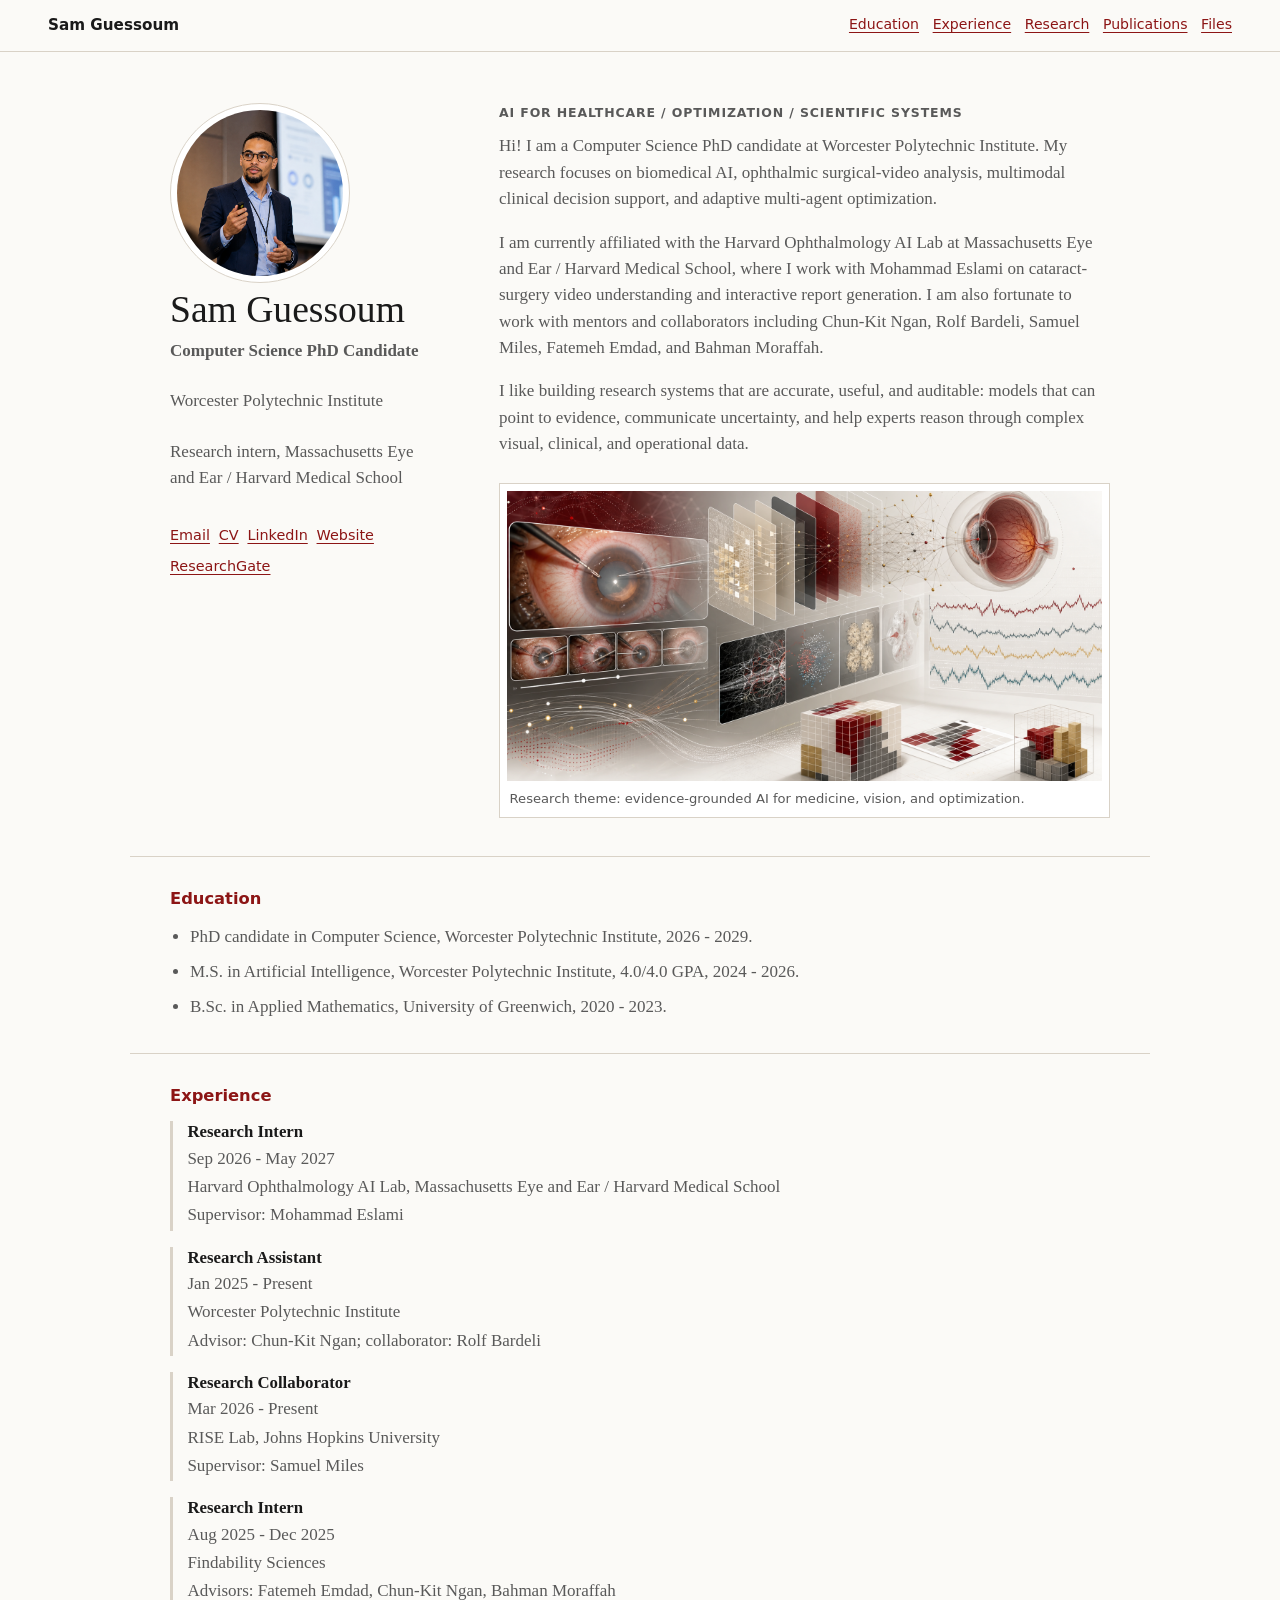
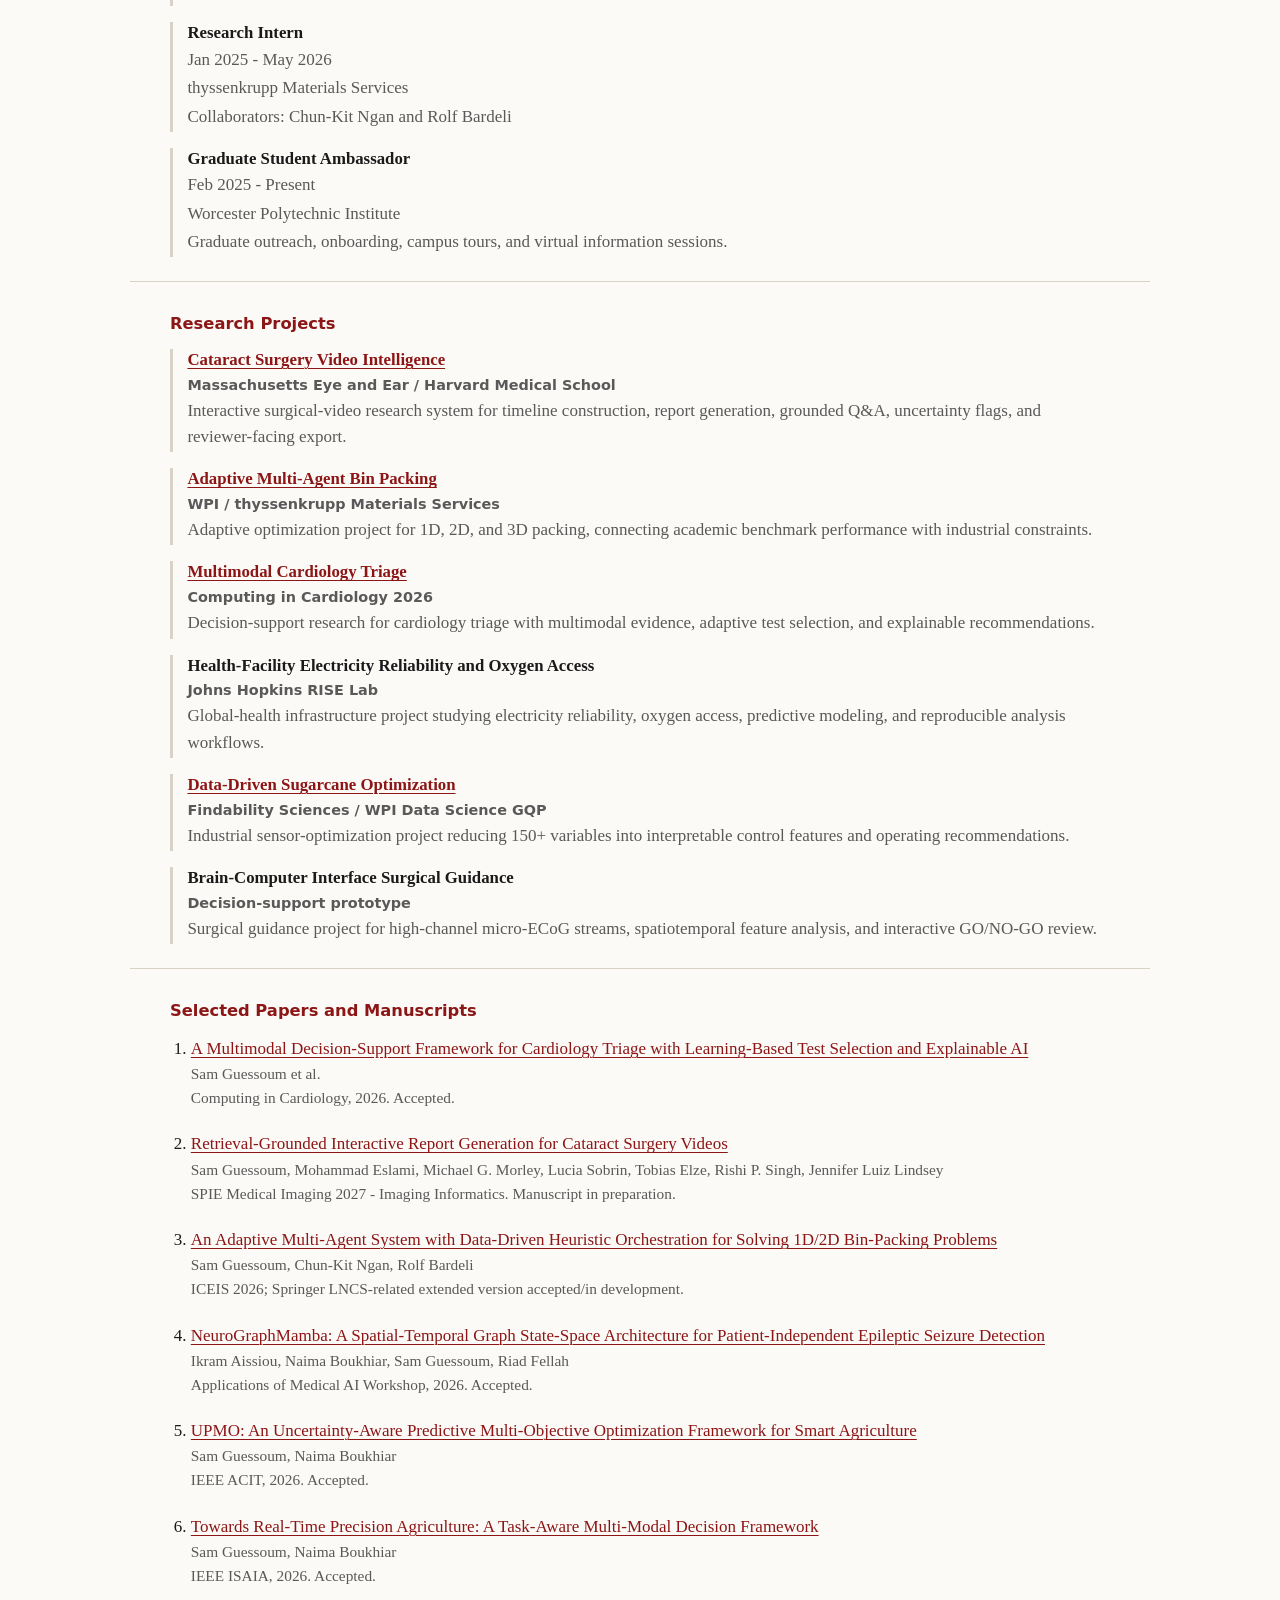
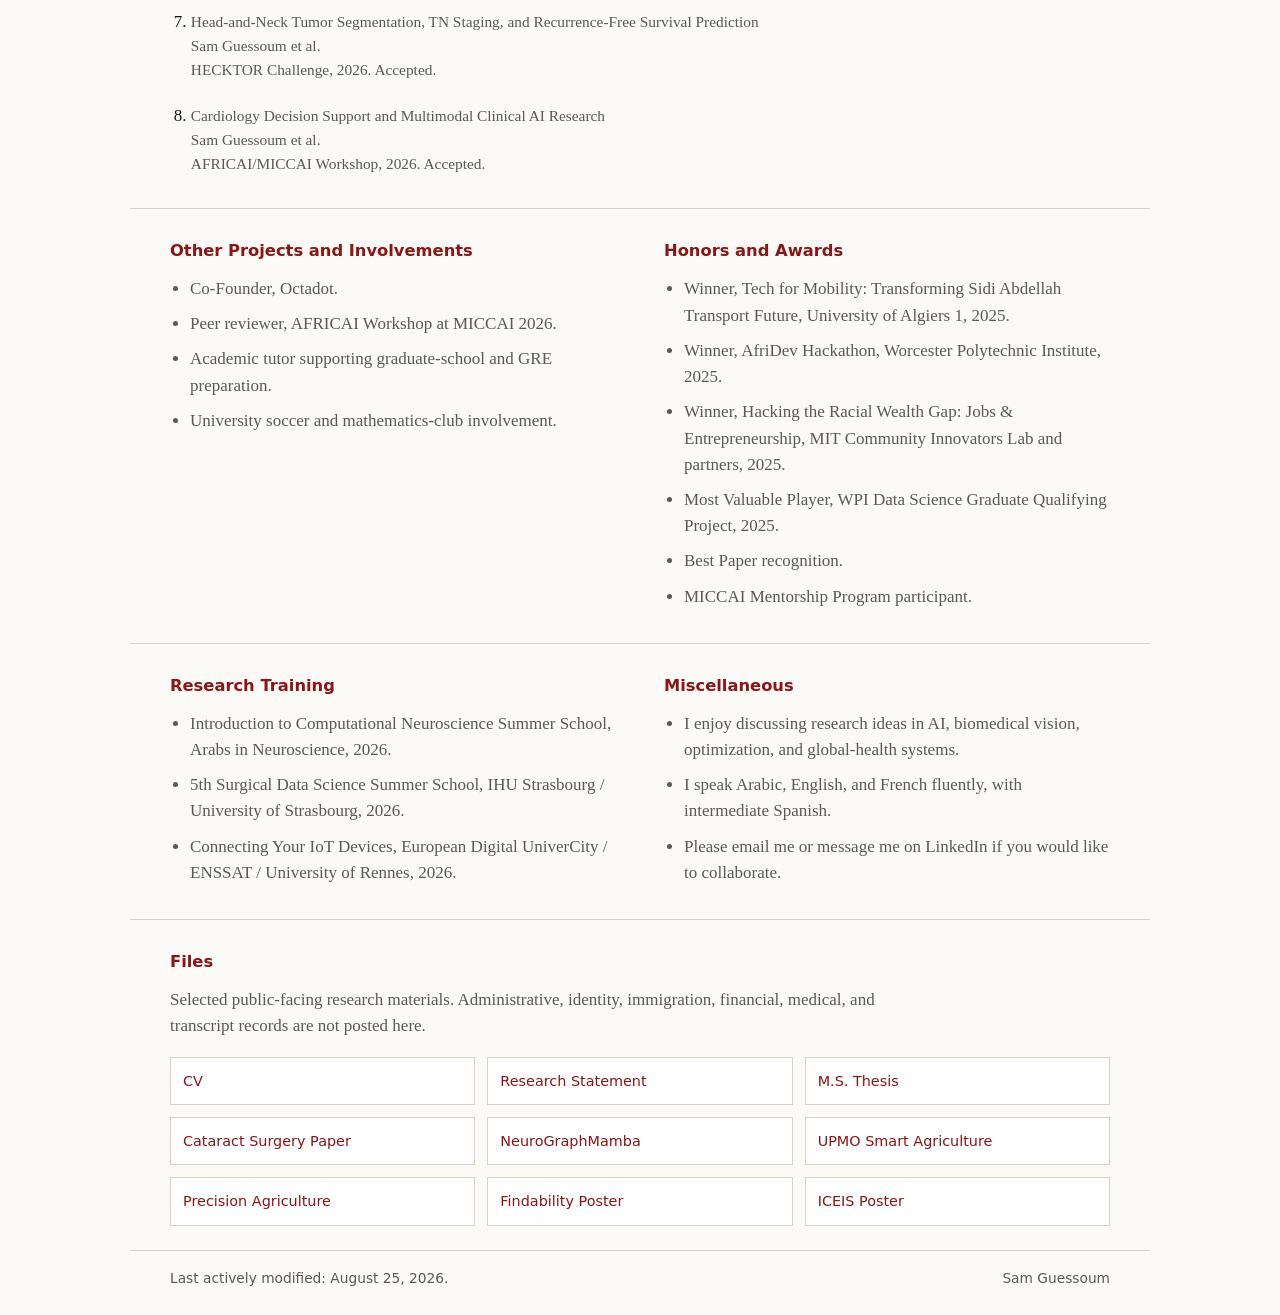
<file: index.html>
<!doctype html>
<html lang="en">
  <head>
    <meta charset="utf-8">
    <meta name="viewport" content="width=device-width, initial-scale=1">
    <title>Sam Guessoum | AI Research Portfolio</title>
    <meta name="description" content="Research portfolio for Sam Guessoum, WPI Computer Science PhD candidate and Massachusetts Eye and Ear / Harvard Medical School research intern.">
    <link rel="stylesheet" href="styles.css">
  </head>
  <body>
    <header class="site-header">
      <a class="wordmark" href="#top">Sam Guessoum</a>
      <nav aria-label="Main navigation">
        <a href="#education">Education</a>
        <a href="#experience">Experience</a>
        <a href="#research">Research</a>
        <a href="#publications">Publications</a>
        <a href="#files">Files</a>
      </nav>
    </header>

    <main>
      <section class="intro" id="top">
        <aside class="profile-card">
        <div class="portrait-wrap">
        <img
          class="portrait"
          src="images/sam-conference-profile.png"
          alt="Sam Guessoum speaking at an AI research conference"
        >
      </div>
          <h1>Sam Guessoum</h1>
          <p class="role">Computer Science PhD Candidate</p>
          <p>Worcester Polytechnic Institute</p>
          <p>Research intern, Massachusetts Eye and Ear / Harvard Medical School</p>
          <div class="link-row">
            <a href="mailto:msguessoum@wpi.edu">Email</a>
            <a href="files/Sam_Guessoum_Research_Resume_Improved.pdf">CV</a>
            <a href="https://www.linkedin.com/in/sam-guessoum-665b43162" target="_blank" rel="noreferrer">LinkedIn</a>
            <a href="https://sam-guessoum.github.io/" target="_blank" rel="noreferrer">Website</a>
            <a href="https://www.researchgate.net/profile/Sam-Guessoum" target="_blank" rel="noreferrer">ResearchGate</a>
          </div>
        </aside>

        <div class="intro-copy">
          <p class="kicker">AI for healthcare / optimization / scientific systems</p>
          <p>
            Hi! I am a Computer Science PhD candidate at Worcester Polytechnic Institute.
            My research focuses on biomedical AI, ophthalmic surgical-video analysis,
            multimodal clinical decision support, and adaptive multi-agent optimization.
          </p>
          <p>
            I am currently affiliated with the Harvard Ophthalmology AI Lab at
            Massachusetts Eye and Ear / Harvard Medical School, where I work with
            Mohammad Eslami on cataract-surgery video understanding and interactive
            report generation. I am also fortunate to work with mentors and
            collaborators including Chun-Kit Ngan, Rolf Bardeli, Samuel Miles,
            Fatemeh Emdad, and Bahman Moraffah.
          </p>
          <p>
            I like building research systems that are accurate, useful, and auditable:
            models that can point to evidence, communicate uncertainty, and help
            experts reason through complex visual, clinical, and operational data.
          </p>
          <figure class="research-image">
            <img src="images/research-visual.png" alt="Biomedical AI and optimization research visual">
            <figcaption>Research theme: evidence-grounded AI for medicine, vision, and optimization.</figcaption>
          </figure>
        </div>
      </section>

      <section class="section" id="education">
        <h2>Education</h2>
        <ul>
          <li>PhD candidate in Computer Science, Worcester Polytechnic Institute, 2026 - 2029.</li>
          <li>M.S. in Artificial Intelligence, Worcester Polytechnic Institute, 4.0/4.0 GPA, 2024 - 2026.</li>
          <li>B.Sc. in Applied Mathematics, University of Greenwich, 2020 - 2023.</li>
        </ul>
      </section>

      <section class="section" id="experience">
        <h2>Experience</h2>
        <div class="experience-list">
          <article>
            <h3>Research Intern</h3>
            <p>Sep 2026 - May 2027</p>
            <p>Harvard Ophthalmology AI Lab, Massachusetts Eye and Ear / Harvard Medical School</p>
            <p>Supervisor: Mohammad Eslami</p>
          </article>
          <article>
            <h3>Research Assistant</h3>
            <p>Jan 2025 - Present</p>
            <p>Worcester Polytechnic Institute</p>
            <p>Advisor: Chun-Kit Ngan; collaborator: Rolf Bardeli</p>
          </article>
          <article>
            <h3>Research Collaborator</h3>
            <p>Mar 2026 - Present</p>
            <p>RISE Lab, Johns Hopkins University</p>
            <p>Supervisor: Samuel Miles</p>
          </article>
          <article>
            <h3>Research Intern</h3>
            <p>Aug 2025 - Dec 2025</p>
            <p>Findability Sciences</p>
            <p>Advisors: Fatemeh Emdad, Chun-Kit Ngan, Bahman Moraffah</p>
          </article>
          <article>
            <h3>Research Intern</h3>
            <p>Jan 2025 - May 2026</p>
            <p>thyssenkrupp Materials Services</p>
            <p>Collaborators: Chun-Kit Ngan and Rolf Bardeli</p>
          </article>
          <article>
            <h3>Graduate Student Ambassador</h3>
            <p>Feb 2025 - Present</p>
            <p>Worcester Polytechnic Institute</p>
            <p>Graduate outreach, onboarding, campus tours, and virtual information sessions.</p>
          </article>
        </div>
      </section>

      <section class="section" id="research">
        <h2>Research Projects</h2>
        <div class="project-list">
          <article>
            <h3><a href="files/Cataract_Surgery_Report_Generation_SPIE_2027_Draft.pdf">Cataract Surgery Video Intelligence</a></h3>
            <p class="status">Massachusetts Eye and Ear / Harvard Medical School</p>
            <p>Interactive surgical-video research system for timeline construction, report generation, grounded Q&A, uncertainty flags, and reviewer-facing export.</p>
          </article>
          <article>
            <h3><a href="files/Sam_Guessoum_MS_Thesis_Bin_Packing.pdf">Adaptive Multi-Agent Bin Packing</a></h3>
            <p class="status">WPI / thyssenkrupp Materials Services</p>
            <p>Adaptive optimization project for 1D, 2D, and 3D packing, connecting academic benchmark performance with industrial constraints.</p>
          </article>
          <article>
            <h3><a href="https://cinc.org/2026/Program/accepted/551.html" target="_blank" rel="noreferrer">Multimodal Cardiology Triage</a></h3>
            <p class="status">Computing in Cardiology 2026</p>
            <p>Decision-support research for cardiology triage with multimodal evidence, adaptive test selection, and explainable recommendations.</p>
          </article>
          <article>
            <h3>Health-Facility Electricity Reliability and Oxygen Access</h3>
            <p class="status">Johns Hopkins RISE Lab</p>
            <p>Global-health infrastructure project studying electricity reliability, oxygen access, predictive modeling, and reproducible analysis workflows.</p>
          </article>
          <article>
            <h3><a href="files/Data_Driven_Optimization_Sugarcane_Milling_Poster.pdf">Data-Driven Sugarcane Optimization</a></h3>
            <p class="status">Findability Sciences / WPI Data Science GQP</p>
            <p>Industrial sensor-optimization project reducing 150+ variables into interpretable control features and operating recommendations.</p>
          </article>
          <article>
            <h3>Brain-Computer Interface Surgical Guidance</h3>
            <p class="status">Decision-support prototype</p>
            <p>Surgical guidance project for high-channel micro-ECoG streams, spatiotemporal feature analysis, and interactive GO/NO-GO review.</p>
          </article>
        </div>
      </section>

      <section class="section" id="publications">
        <h2>Selected Papers and Manuscripts</h2>
        <ol class="paper-list">
          <li>
            <a href="https://cinc.org/2026/Program/accepted/551.html" target="_blank" rel="noreferrer">A Multimodal Decision-Support Framework for Cardiology Triage with Learning-Based Test Selection and Explainable AI</a>
            <span>Sam Guessoum et al.</span>
            <span>Computing in Cardiology, 2026. Accepted.</span>
          </li>
          <li>
            <a href="files/Cataract_Surgery_Report_Generation_SPIE_2027_Draft.pdf">Retrieval-Grounded Interactive Report Generation for Cataract Surgery Videos</a>
            <span>Sam Guessoum, Mohammad Eslami, Michael G. Morley, Lucia Sobrin, Tobias Elze, Rishi P. Singh, Jennifer Luiz Lindsey</span>
            <span>SPIE Medical Imaging 2027 - Imaging Informatics. Manuscript in preparation.</span>
          </li>
          <li>
            <a href="https://www.researchgate.net/publication/403581738_An_Adaptive_Multi-Agent_System_with_Data-Driven_Heuristic_Orchestration_for_Solving_1D2D_Bin-Packing_Problems" target="_blank" rel="noreferrer">An Adaptive Multi-Agent System with Data-Driven Heuristic Orchestration for Solving 1D/2D Bin-Packing Problems</a>
            <span>Sam Guessoum, Chun-Kit Ngan, Rolf Bardeli</span>
            <span>ICEIS 2026; Springer LNCS-related extended version accepted/in development.</span>
          </li>
          <li>
            <a href="files/NeuroGraphMamba_AMAI_2026.pdf">NeuroGraphMamba: A Spatial-Temporal Graph State-Space Architecture for Patient-Independent Epileptic Seizure Detection</a>
            <span>Ikram Aissiou, Naima Boukhiar, Sam Guessoum, Riad Fellah</span>
            <span>Applications of Medical AI Workshop, 2026. Accepted.</span>
          </li>
          <li>
            <a href="files/UPMO_ACIT_2026.pdf">UPMO: An Uncertainty-Aware Predictive Multi-Objective Optimization Framework for Smart Agriculture</a>
            <span>Sam Guessoum, Naima Boukhiar</span>
            <span>IEEE ACIT, 2026. Accepted.</span>
          </li>
          <li>
            <a href="files/Towards_RealTime_Precision_Agriculture_ISAIA_2026.pdf">Towards Real-Time Precision Agriculture: A Task-Aware Multi-Modal Decision Framework</a>
            <span>Sam Guessoum, Naima Boukhiar</span>
            <span>IEEE ISAIA, 2026. Accepted.</span>
          </li>
          <li>
            <span>Head-and-Neck Tumor Segmentation, TN Staging, and Recurrence-Free Survival Prediction</span>
            <span>Sam Guessoum et al.</span>
            <span>HECKTOR Challenge, 2026. Accepted.</span>
          </li>
          <li>
            <span>Cardiology Decision Support and Multimodal Clinical AI Research</span>
            <span>Sam Guessoum et al.</span>
            <span>AFRICAI/MICCAI Workshop, 2026. Accepted.</span>
          </li>
        </ol>
      </section>

      <section class="section split">
        <div>
          <h2>Other Projects and Involvements</h2>
          <ul>
            <li>Co-Founder, Octadot.</li>
            <li>Peer reviewer, AFRICAI Workshop at MICCAI 2026.</li>
            <li>Academic tutor supporting graduate-school and GRE preparation.</li>
            <li>University soccer and mathematics-club involvement.</li>
          </ul>
        </div>
        <div>
          <h2>Honors and Awards</h2>
          <ul>
            <li>Winner, Tech for Mobility: Transforming Sidi Abdellah Transport Future, University of Algiers 1, 2025.</li>
            <li>Winner, AfriDev Hackathon, Worcester Polytechnic Institute, 2025.</li>
            <li>Winner, Hacking the Racial Wealth Gap: Jobs & Entrepreneurship, MIT Community Innovators Lab and partners, 2025.</li>
            <li>Most Valuable Player, WPI Data Science Graduate Qualifying Project, 2025.</li>
            <li>Best Paper recognition.</li>
            <li>MICCAI Mentorship Program participant.</li>
          </ul>
        </div>
      </section>

      <section class="section split">
        <div>
          <h2>Research Training</h2>
          <ul>
            <li>Introduction to Computational Neuroscience Summer School, Arabs in Neuroscience, 2026.</li>
            <li>5th Surgical Data Science Summer School, IHU Strasbourg / University of Strasbourg, 2026.</li>
            <li>Connecting Your IoT Devices, European Digital UniverCity / ENSSAT / University of Rennes, 2026.</li>
          </ul>
        </div>
        <div>
          <h2>Miscellaneous</h2>
          <ul>
            <li>I enjoy discussing research ideas in AI, biomedical vision, optimization, and global-health systems.</li>
            <li>I speak Arabic, English, and French fluently, with intermediate Spanish.</li>
            <li>Please email me or message me on LinkedIn if you would like to collaborate.</li>
          </ul>
        </div>
      </section>

      <section class="section files-section" id="files">
        <h2>Files</h2>
        <p>
          Selected public-facing research materials. Administrative, identity,
          immigration, financial, medical, and transcript records are not posted here.
        </p>
        <div class="file-grid">
          <a href="files/Sam_Guessoum_Research_Resume_Improved.pdf">CV</a>
          <a href="files/Sam_Guessoum_Research_Statement.pdf">Research Statement</a>
          <a href="files/Sam_Guessoum_MS_Thesis_Bin_Packing.pdf">M.S. Thesis</a>
          <a href="files/Cataract_Surgery_Report_Generation_SPIE_2027_Draft.pdf">Cataract Surgery Paper</a>
          <a href="files/NeuroGraphMamba_AMAI_2026.pdf">NeuroGraphMamba</a>
          <a href="files/UPMO_ACIT_2026.pdf">UPMO Smart Agriculture</a>
          <a href="files/Towards_RealTime_Precision_Agriculture_ISAIA_2026.pdf">Precision Agriculture</a>
          <a href="files/Data_Driven_Optimization_Sugarcane_Milling_Poster.pdf">Findability Poster</a>
          <a href="files/Adaptive_Multi_Agent_Bin_Packing_Poster_ICEIS_2026.pdf">ICEIS Poster</a>
        </div>
      </section>
    </main>

    <footer>
      <span>Last actively modified: August 25, 2026.</span>
      <span>Sam Guessoum</span>
    </footer>
  </body>
</html>
</file>
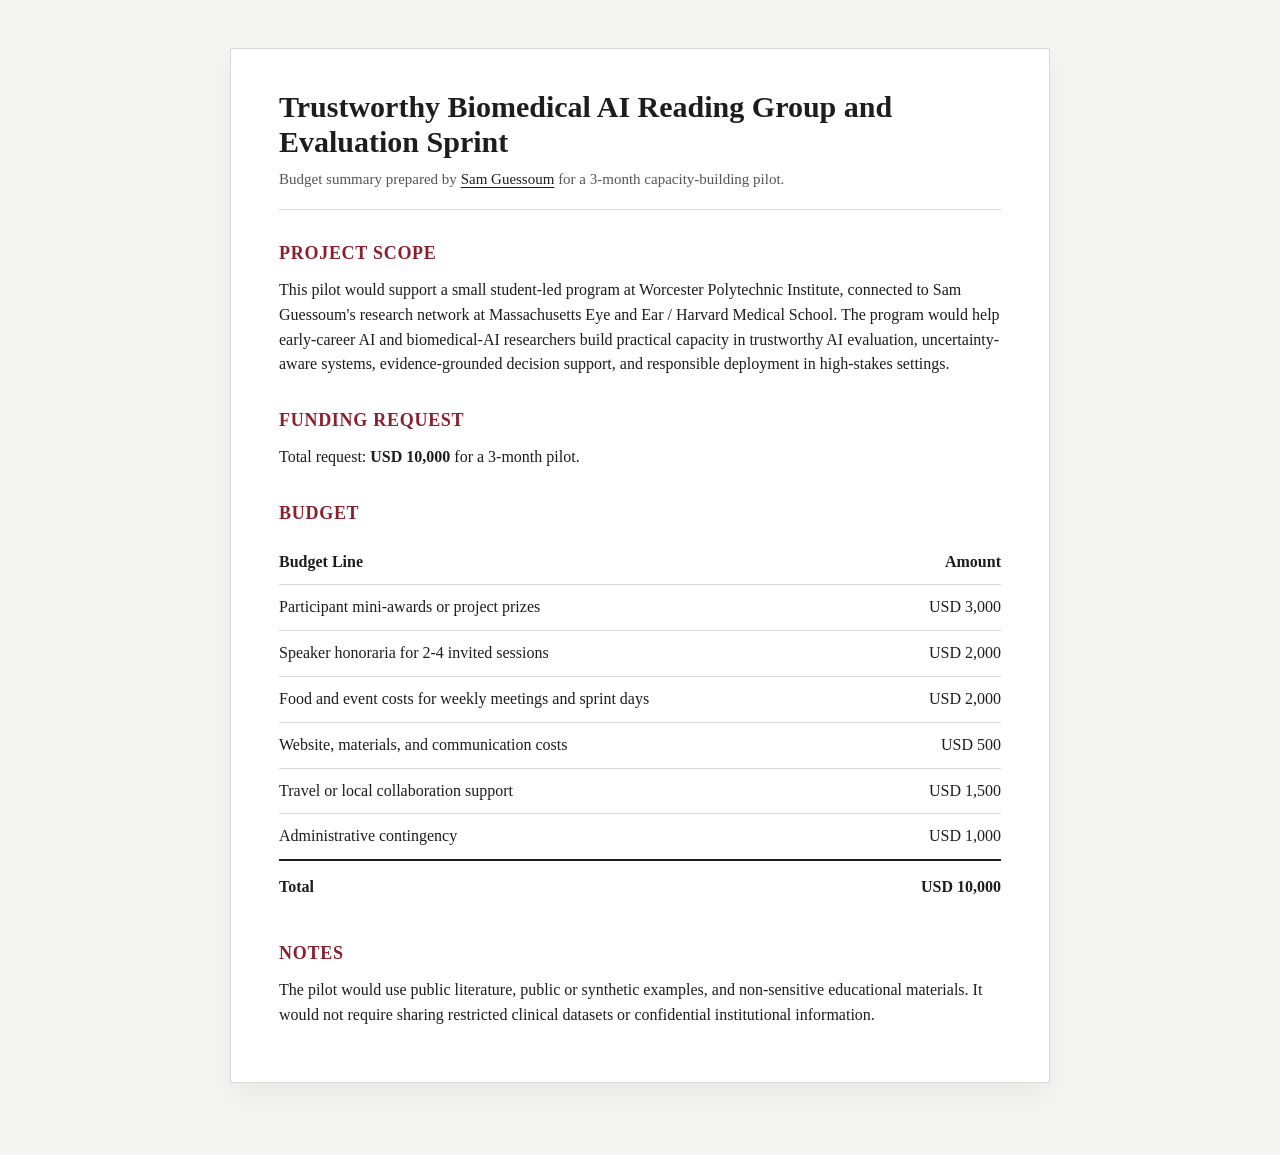
<file: files/coefficient-giving-budget.html>
<!doctype html>
<html lang="en">
<head>
  <meta charset="utf-8">
  <meta name="viewport" content="width=device-width, initial-scale=1">
  <title>Trustworthy Biomedical AI Pilot Budget | Sam Guessoum</title>
  <style>
    :root {
      color-scheme: light;
      --ink: #1d1d1f;
      --muted: #555;
      --line: #d8d8d8;
      --paper: #ffffff;
      --accent: #8a1f2d;
    }
    body {
      margin: 0;
      font-family: Georgia, "Times New Roman", serif;
      color: var(--ink);
      background: #f5f5f2;
      line-height: 1.55;
    }
    main {
      max-width: 820px;
      margin: 0 auto;
      padding: 48px 24px 72px;
    }
    .sheet {
      background: var(--paper);
      border: 1px solid var(--line);
      padding: 40px 48px;
      box-shadow: 0 12px 30px rgba(0, 0, 0, 0.06);
    }
    h1 {
      margin: 0 0 8px;
      font-size: 30px;
      line-height: 1.18;
      font-weight: 700;
    }
    h2 {
      margin: 30px 0 10px;
      font-size: 18px;
      text-transform: uppercase;
      letter-spacing: 0.04em;
      color: var(--accent);
    }
    p {
      margin: 0 0 14px;
    }
    .meta {
      color: var(--muted);
      border-bottom: 1px solid var(--line);
      padding-bottom: 18px;
      margin-bottom: 24px;
      font-size: 15px;
    }
    table {
      width: 100%;
      border-collapse: collapse;
      margin-top: 12px;
      font-size: 16px;
    }
    th, td {
      border-bottom: 1px solid var(--line);
      padding: 10px 0;
      text-align: left;
      vertical-align: top;
    }
    th:last-child, td:last-child {
      text-align: right;
      white-space: nowrap;
      padding-left: 18px;
    }
    .total td {
      font-weight: 700;
      border-top: 2px solid var(--ink);
      border-bottom: 0;
      padding-top: 14px;
    }
    a {
      color: var(--ink);
      text-decoration: underline;
      text-decoration-thickness: 1px;
      text-underline-offset: 3px;
    }
    @media (max-width: 640px) {
      main {
        padding: 24px 14px 48px;
      }
      .sheet {
        padding: 28px 22px;
      }
      h1 {
        font-size: 25px;
      }
    }
  </style>
</head>
<body>
  <main>
    <article class="sheet">
      <h1>Trustworthy Biomedical AI Reading Group and Evaluation Sprint</h1>
      <div class="meta">
        Budget summary prepared by <a href="https://sam-guessoum.github.io/">Sam Guessoum</a> for a 3-month capacity-building pilot.
      </div>

      <h2>Project Scope</h2>
      <p>
        This pilot would support a small student-led program at Worcester Polytechnic Institute, connected to Sam Guessoum's research network at Massachusetts Eye and Ear / Harvard Medical School. The program would help early-career AI and biomedical-AI researchers build practical capacity in trustworthy AI evaluation, uncertainty-aware systems, evidence-grounded decision support, and responsible deployment in high-stakes settings.
      </p>

      <h2>Funding Request</h2>
      <p>
        Total request: <strong>USD 10,000</strong> for a 3-month pilot.
      </p>

      <h2>Budget</h2>
      <table aria-label="Budget breakdown">
        <thead>
          <tr>
            <th>Budget Line</th>
            <th>Amount</th>
          </tr>
        </thead>
        <tbody>
          <tr>
            <td>Participant mini-awards or project prizes</td>
            <td>USD 3,000</td>
          </tr>
          <tr>
            <td>Speaker honoraria for 2-4 invited sessions</td>
            <td>USD 2,000</td>
          </tr>
          <tr>
            <td>Food and event costs for weekly meetings and sprint days</td>
            <td>USD 2,000</td>
          </tr>
          <tr>
            <td>Website, materials, and communication costs</td>
            <td>USD 500</td>
          </tr>
          <tr>
            <td>Travel or local collaboration support</td>
            <td>USD 1,500</td>
          </tr>
          <tr>
            <td>Administrative contingency</td>
            <td>USD 1,000</td>
          </tr>
          <tr class="total">
            <td>Total</td>
            <td>USD 10,000</td>
          </tr>
        </tbody>
      </table>

      <h2>Notes</h2>
      <p>
        The pilot would use public literature, public or synthetic examples, and non-sensitive educational materials. It would not require sharing restricted clinical datasets or confidential institutional information.
      </p>
    </article>
  </main>
</body>
</html>
</file>
<file: styles.css>
:root {
  --page: #fbfaf7;
  --ink: #1a1a1a;
  --muted: #595959;
  --line: #d9d2c7;
  --link: #8c1515;
  --soft: #f1eee8;
  --paper: #ffffff;
}

* {
  box-sizing: border-box;
}

html {
  scroll-behavior: smooth;
}

body {
  margin: 0;
  background: var(--page);
  color: var(--ink);
  font-family: Georgia, "Times New Roman", serif;
  font-size: 17px;
  line-height: 1.55;
}

a {
  color: var(--link);
  text-decoration: underline;
  text-decoration-thickness: 1px;
  text-underline-offset: 3px;
}

a:hover {
  color: #5f0f0f;
}

img {
  max-width: 100%;
}

.site-header {
  position: sticky;
  top: 0;
  z-index: 10;
  display: flex;
  align-items: center;
  justify-content: space-between;
  gap: 1rem;
  border-bottom: 1px solid var(--line);
  background: rgb(251 250 247 / 94%);
  padding: 0.85rem clamp(1.1rem, 4vw, 3rem);
  backdrop-filter: blur(14px);
}

.wordmark {
  color: var(--ink);
  font-family: ui-sans-serif, system-ui, -apple-system, BlinkMacSystemFont, "Segoe UI", sans-serif;
  font-size: 0.95rem;
  font-weight: 750;
  text-decoration: none;
}

.site-header nav {
  display: flex;
  flex-wrap: wrap;
  gap: 0.85rem;
  font-family: ui-sans-serif, system-ui, -apple-system, BlinkMacSystemFont, "Segoe UI", sans-serif;
  font-size: 0.88rem;
}

.intro,
.section,
footer {
  max-width: 1020px;
  margin: 0 auto;
  padding-left: clamp(1.1rem, 4vw, 2.5rem);
  padding-right: clamp(1.1rem, 4vw, 2.5rem);
}

.intro {
  display: grid;
  grid-template-columns: 265px minmax(0, 1fr);
  gap: clamp(2rem, 6vw, 4rem);
  align-items: start;
  padding-top: 3.2rem;
  padding-bottom: 2.4rem;
}

.profile-card {
  position: sticky;
  top: 5rem;
  display: grid;
  gap: 0.45rem;
}

.portrait-wrap {
  width: 180px;
  height: 180px;
  max-width: 100%;
  border: 1px solid var(--line);
  background: var(--paper);
  padding: 0.35rem;
  overflow: hidden;
  border-radius: 50%;
}

.portrait {
  display: block;
  width: 100%;
  height: 100%;
  object-fit: cover;
  object-position: center 35%;
  border-radius: 50%;
}

h1,
h2,
h3,
p {
  margin-top: 0;
}

h1 {
  margin-bottom: 0.05rem;
  font-size: 2.35rem;
  font-weight: 500;
  line-height: 1.05;
}

h2 {
  margin-bottom: 0.8rem;
  color: var(--link);
  font-family: ui-sans-serif, system-ui, -apple-system, BlinkMacSystemFont, "Segoe UI", sans-serif;
  font-size: 1.02rem;
  font-weight: 780;
  letter-spacing: 0;
}

h3 {
  margin-bottom: 0.12rem;
  font-size: 1.05rem;
  line-height: 1.35;
}

.role {
  color: var(--link);
  font-weight: 700;
}

.profile-card p,
.intro-copy p,
.section p,
li,
footer {
  color: var(--muted);
}

.link-row {
  display: flex;
  flex-wrap: wrap;
  gap: 0.55rem;
  margin-top: 0.5rem;
  font-family: ui-sans-serif, system-ui, -apple-system, BlinkMacSystemFont, "Segoe UI", sans-serif;
  font-size: 0.9rem;
}

.kicker {
  margin-bottom: 0.7rem;
  color: var(--link);
  font-family: ui-sans-serif, system-ui, -apple-system, BlinkMacSystemFont, "Segoe UI", sans-serif;
  font-size: 0.78rem;
  font-weight: 780;
  letter-spacing: 0.07em;
  text-transform: uppercase;
}

.research-image {
  margin: 1.6rem 0 0;
  border: 1px solid var(--line);
  background: var(--paper);
  padding: 0.45rem;
}

.research-image img {
  display: block;
  aspect-ratio: 2.05;
  object-fit: cover;
}

.research-image figcaption {
  padding: 0.5rem 0.15rem 0;
  color: var(--muted);
  font-family: ui-sans-serif, system-ui, -apple-system, BlinkMacSystemFont, "Segoe UI", sans-serif;
  font-size: 0.82rem;
}

.section {
  border-top: 1px solid var(--line);
  padding-top: 1.8rem;
  padding-bottom: 1.5rem;
}

ul,
ol {
  margin: 0;
  padding-left: 1.25rem;
}

li {
  margin-bottom: 0.55rem;
}

.experience-list,
.project-list {
  display: grid;
  gap: 1rem;
}

.experience-list article,
.project-list article {
  border-left: 3px solid var(--line);
  padding-left: 0.9rem;
}

.experience-list p,
.project-list p {
  margin-bottom: 0.12rem;
}

.status {
  color: var(--link);
  font-family: ui-sans-serif, system-ui, -apple-system, BlinkMacSystemFont, "Segoe UI", sans-serif;
  font-size: 0.9rem;
  font-weight: 650;
}

.paper-list {
  display: grid;
  gap: 0.8rem;
  padding-left: 1.3rem;
}

.paper-list li {
  color: var(--ink);
}

.paper-list a,
.paper-list span {
  display: block;
}

.paper-list span {
  color: var(--muted);
  font-size: 0.96rem;
}

.split {
  display: grid;
  grid-template-columns: repeat(2, minmax(0, 1fr));
  gap: clamp(1.5rem, 4vw, 3rem);
}

.files-section p {
  max-width: 720px;
}

.file-grid {
  display: grid;
  grid-template-columns: repeat(3, minmax(0, 1fr));
  gap: 0.75rem;
  margin-top: 1rem;
  font-family: ui-sans-serif, system-ui, -apple-system, BlinkMacSystemFont, "Segoe UI", sans-serif;
  font-size: 0.9rem;
}

.file-grid a {
  border: 1px solid var(--line);
  background: var(--paper);
  padding: 0.75rem;
  text-decoration: none;
}

footer {
  display: flex;
  justify-content: space-between;
  gap: 1rem;
  border-top: 1px solid var(--line);
  padding-top: 1.1rem;
  padding-bottom: 1.6rem;
  font-family: ui-sans-serif, system-ui, -apple-system, BlinkMacSystemFont, "Segoe UI", sans-serif;
  font-size: 0.86rem;
}

@media (max-width: 760px) {
  .site-header,
  footer {
    align-items: flex-start;
    flex-direction: column;
  }

  .intro,
  .split,
  .file-grid {
    grid-template-columns: 1fr;
  }

  .profile-card {
    position: static;
  }

  .portrait-wrap {
    width: 150px;
  }
}
</file>
